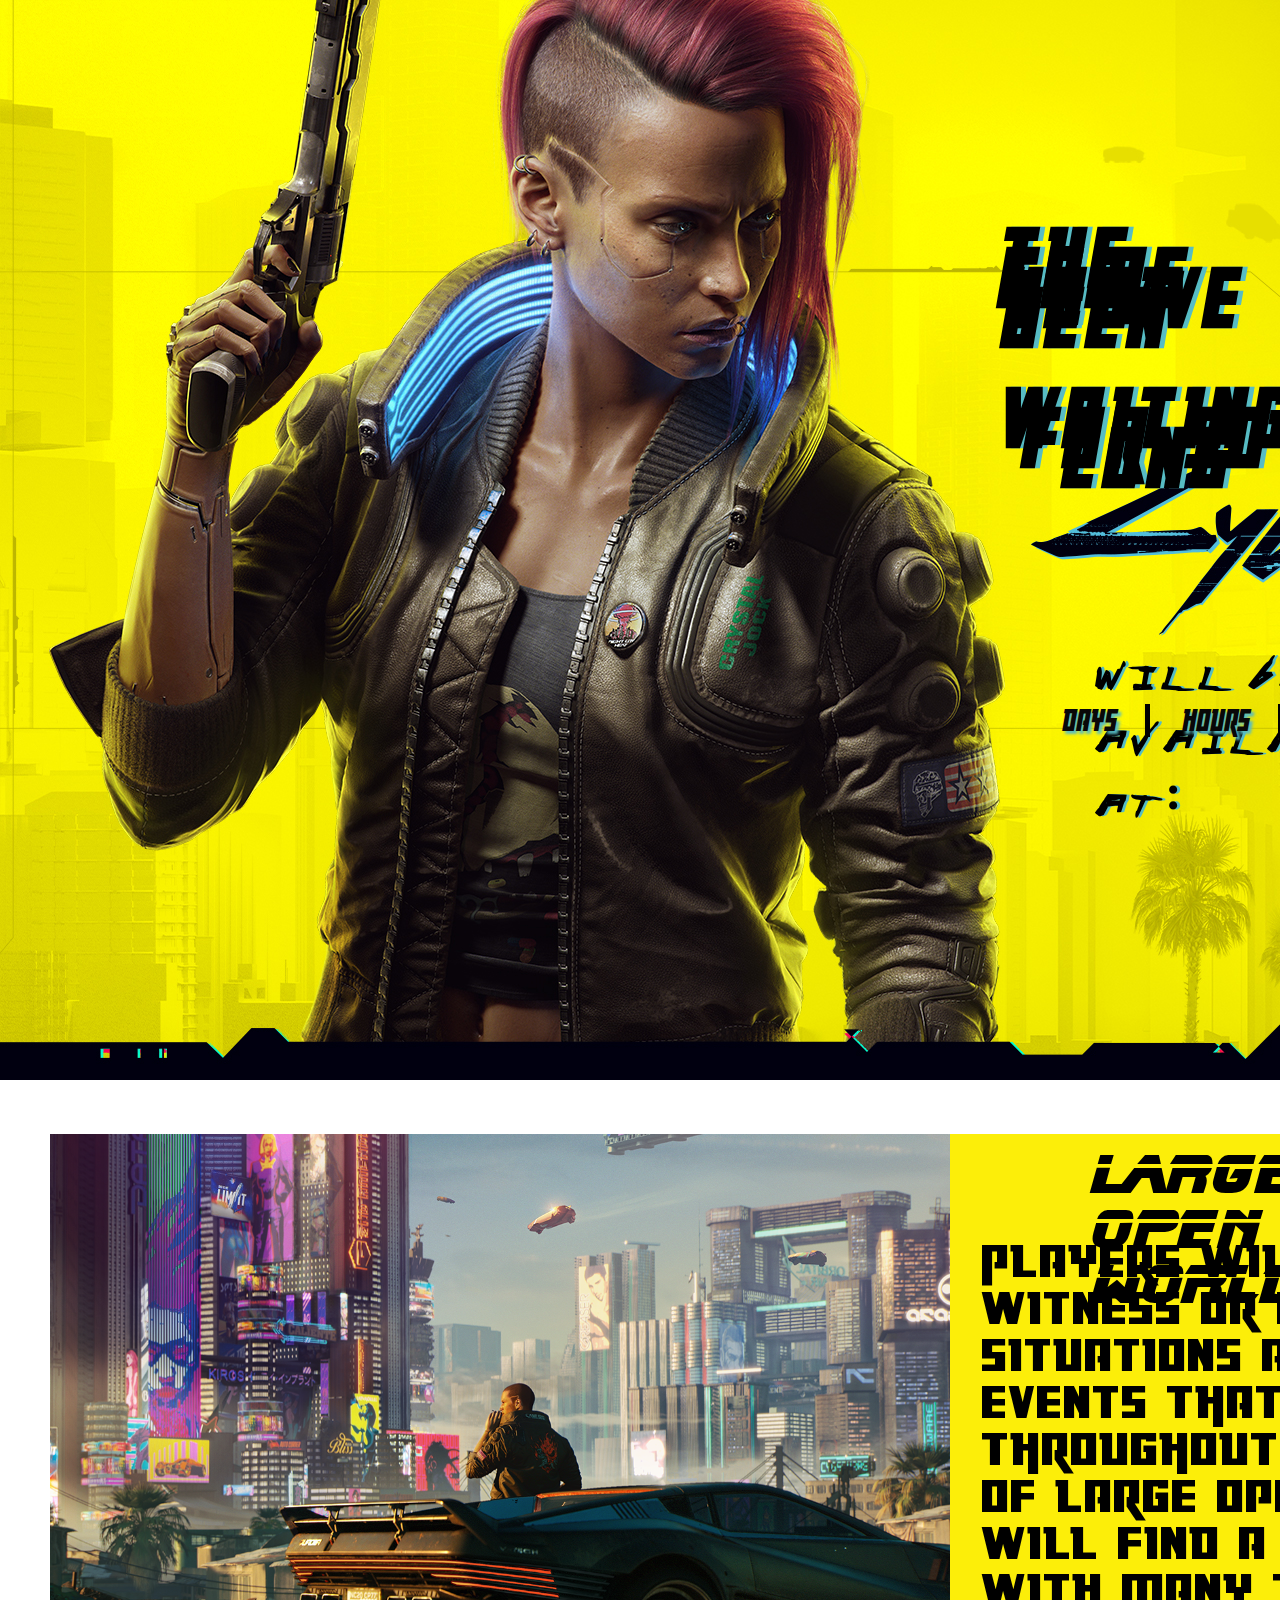
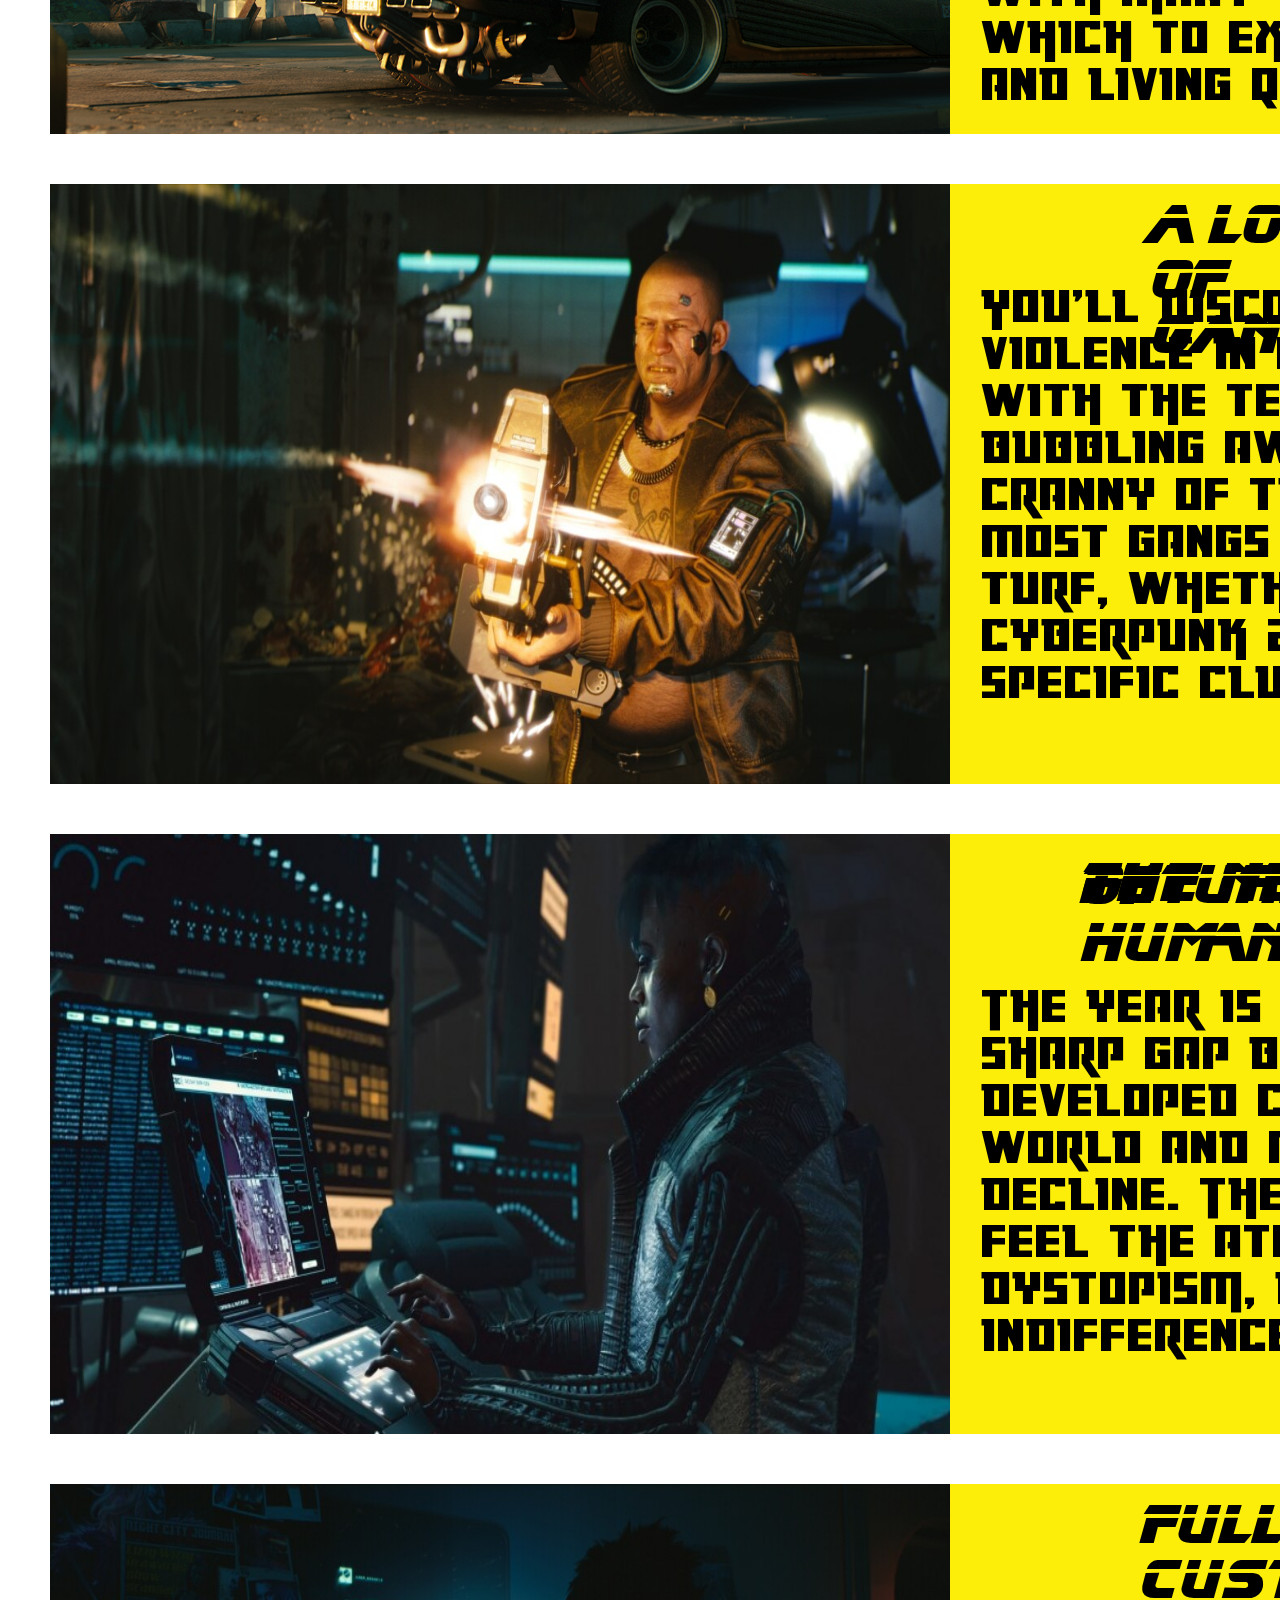
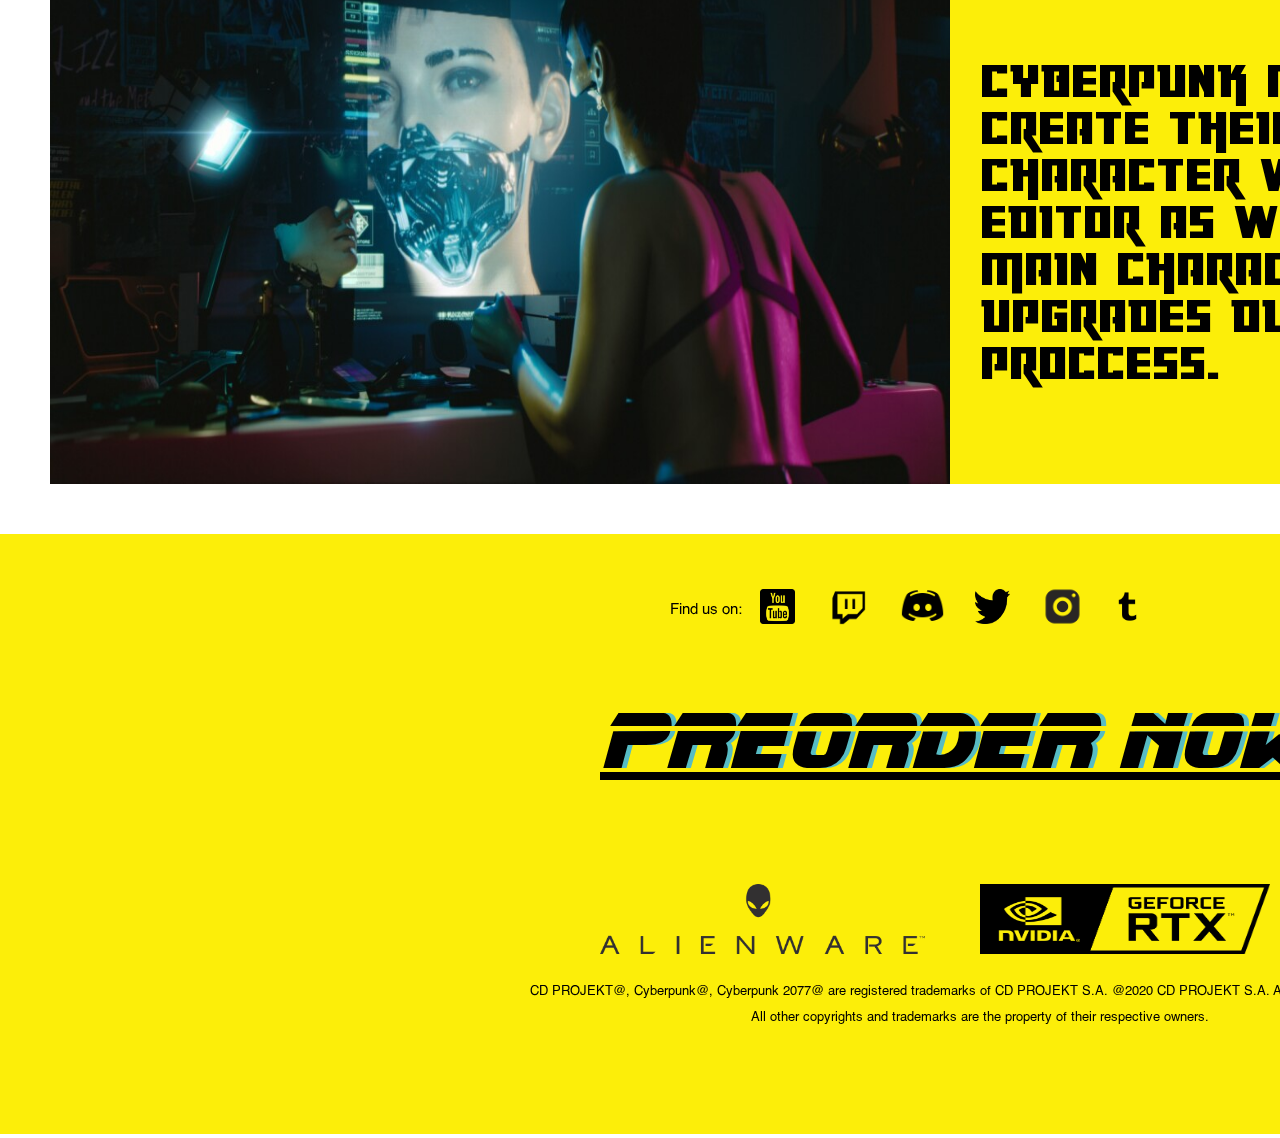
<file: index.html>
<!DOCTYPE html>
<html dir="ltr" lang="en">

<head>
    <meta charset="UTF-8">
    <meta name="keywords" content="киберпанк">
    <meta name="description" content="реклама киберпанка">
    <title>Сyperpunk</title>
    <link rel="stylesheet" href="styles.css">
    <script src="script.js"></script>
</head>

<body>
    
<div class="back">
    <img src="images/metall.jpg" width="1920" height="1080">
</div>

<div class="shapka">
    <img src="images/main%20picture.jpg">
</div>

<div class="before_logo">
    The game you've been
    <p align="center"> waiting for so long</p>
</div>

<div class="before_logo2">
    The game you've been
    <p align="center"> waiting for so long</p>
</div>

<div class="after_logo">
    will be available at:
</div>

<div class="after_logo2">
    will be available at:
</div>

<div class="countdown">
     <div class="time-section">
         <span class="count" id="days"></span>
         <span class="units">Days</span>
     </div>
     <div class="time-section">
         <span class="count" id="hours"></span>
         <span class="units">Hours</span>
     </div>
     <div class="time-section">
         <span class="count" id="minutes"></span>
         <span class="units">Minutes</span>
     </div>
     <div class="time-section">
         <span class="count" id="seconds"></span>
         <span class="units">Seconds</span>
     </div>
</div>

<div class="picture_1">
    <img src="images/Cyberpunk-20779.png" width="900" height="600">
</div>

<div class="picture_2">
    <img src="images/moreyellow.png" width="900" height="600">
</div>

<div class="large-open-world">
    large open world
</div>

<div class="text_1">
    Players will be able to be a witness or part of combat situations and other random events that take place throughout Night City.
    Instead of large open spaces, players will find a city full of details with many tall buildings in which to explore each floor and living quarters.
</div>

<div class="picture_3">
    <img src="images/gangs.jfif" width="900" height="600">
</div>

<div class="picture_4">
     <img src="images/moreyellow.png" width="900" height="600">
</div>

<div class="a-lot-of-gangs">
    a lot of gangs
</div>

<div class="text_2">
    You’ll discover a lot of violence in Night City’s streets, with the tense gang rivalries bubbling away in every nook and cranny of the urban sprawl.
    Most gangs stick to their own turf, whether that’s a Cyberpunk 2077 district, or specific clubs and bars.
</div>

<div class="picture_5">
    <img src="images/805a4b2d294da227_848x477.jpg" width="900" height="600">
</div>

<div class="picture_6">
     <img src="images/moreyellow.png" width="900" height="600">
</div>

<div class="the-near-future-of-humanity">
    THE NEAR FUTURE OF
    <p align="center">HUMANITY</p>
</div>

<div class="text_3">
    The year is 2077. there is a sharp gap between the developed capabilities of this world and a society in deep decline.
    The player will have to feel the atmosphere of dystopism, human cruelty, indifference and immorality.
</div>

<div class="picture_8">
    <img src="images/Без%20названия%20(5).jfif" width="900" height="600">
</div>

<div class="picture_9">
    <img src="images/moreyellow.png" width="900" height="600">
</div>

<div class="full-character-customization">
    full character customization
</div>

<div class="text_4">
    Cyberpunk players were able to create their own unique character with the modern editor
    as well as customize the main character with different upgrades during the game proccess.
</div>

<div class="footer">
    <img src="images/moreyellow.png" width="1920" height="600">
</div>

<div class="social">
    Find us on:
</div>

<div class="buy-now">
    PREORDER NOW
</div>

<div class="b2uy-now">
    <a href="https://www.cyberpunk.net/ru/ru//" style="color: black">PREORDER NOW</a>
</div>

<div class="youtube-logo">
    <a href="https://www.youtube.com/user/CyberPunkGame">
        <img src="images/youtube-logo.png" width="35" height="35"></a>
</div>

<div class="twitch-logo">
    <a href="https://www.twitch.tv/cdprojektred">
        <img src="images/twitch-logo.png" width="40" height="40"></a>
</div>

<div class="nvidia-logo">
    <img src="images/nvidia-logo.png" width="290" height="70">
</div>

<div class="discord-logo">
    <a href="https://discord.com/invite/cyberpunkgame">
        <img src="images/discord-app-logo.png" width="45" height="45"></a>
</div>

<div class="twitter-logo">
    <a href="https://twitter.com/cyberpunkgame">
        <img src="images/twitter-log.png" width="35" height="35"></a>
</div>

<div class="alienware-logo">
    <img src="images/alienware-logo.png" width="325" height="70">
</div>

<div class="instagram-logo">
    <a href="https://www.instagram.com/cyberpunkgame/">
        <img src="images/instagram-logo.png" width="45" height="45"></a>
</div>

<div class="tumblr-logo">
    <a href="https://cyberpunkgame.tumblr.com/">
        <img src="images/tumblr-logo.png" width="45" height="45"></a>
</div>

<div class="privacy">
    CD PROJEKT@, Cyberpunk@, Cyberpunk 2077@ are registered trademarks of CD PROJEKT S.A.
    @2020 CD PROJEKT S.A. All rights reserved.
    <p align="center">All other copyrights and trademarks are the property of their respective owners.</p>
</div>

</body>
</html>
</file>
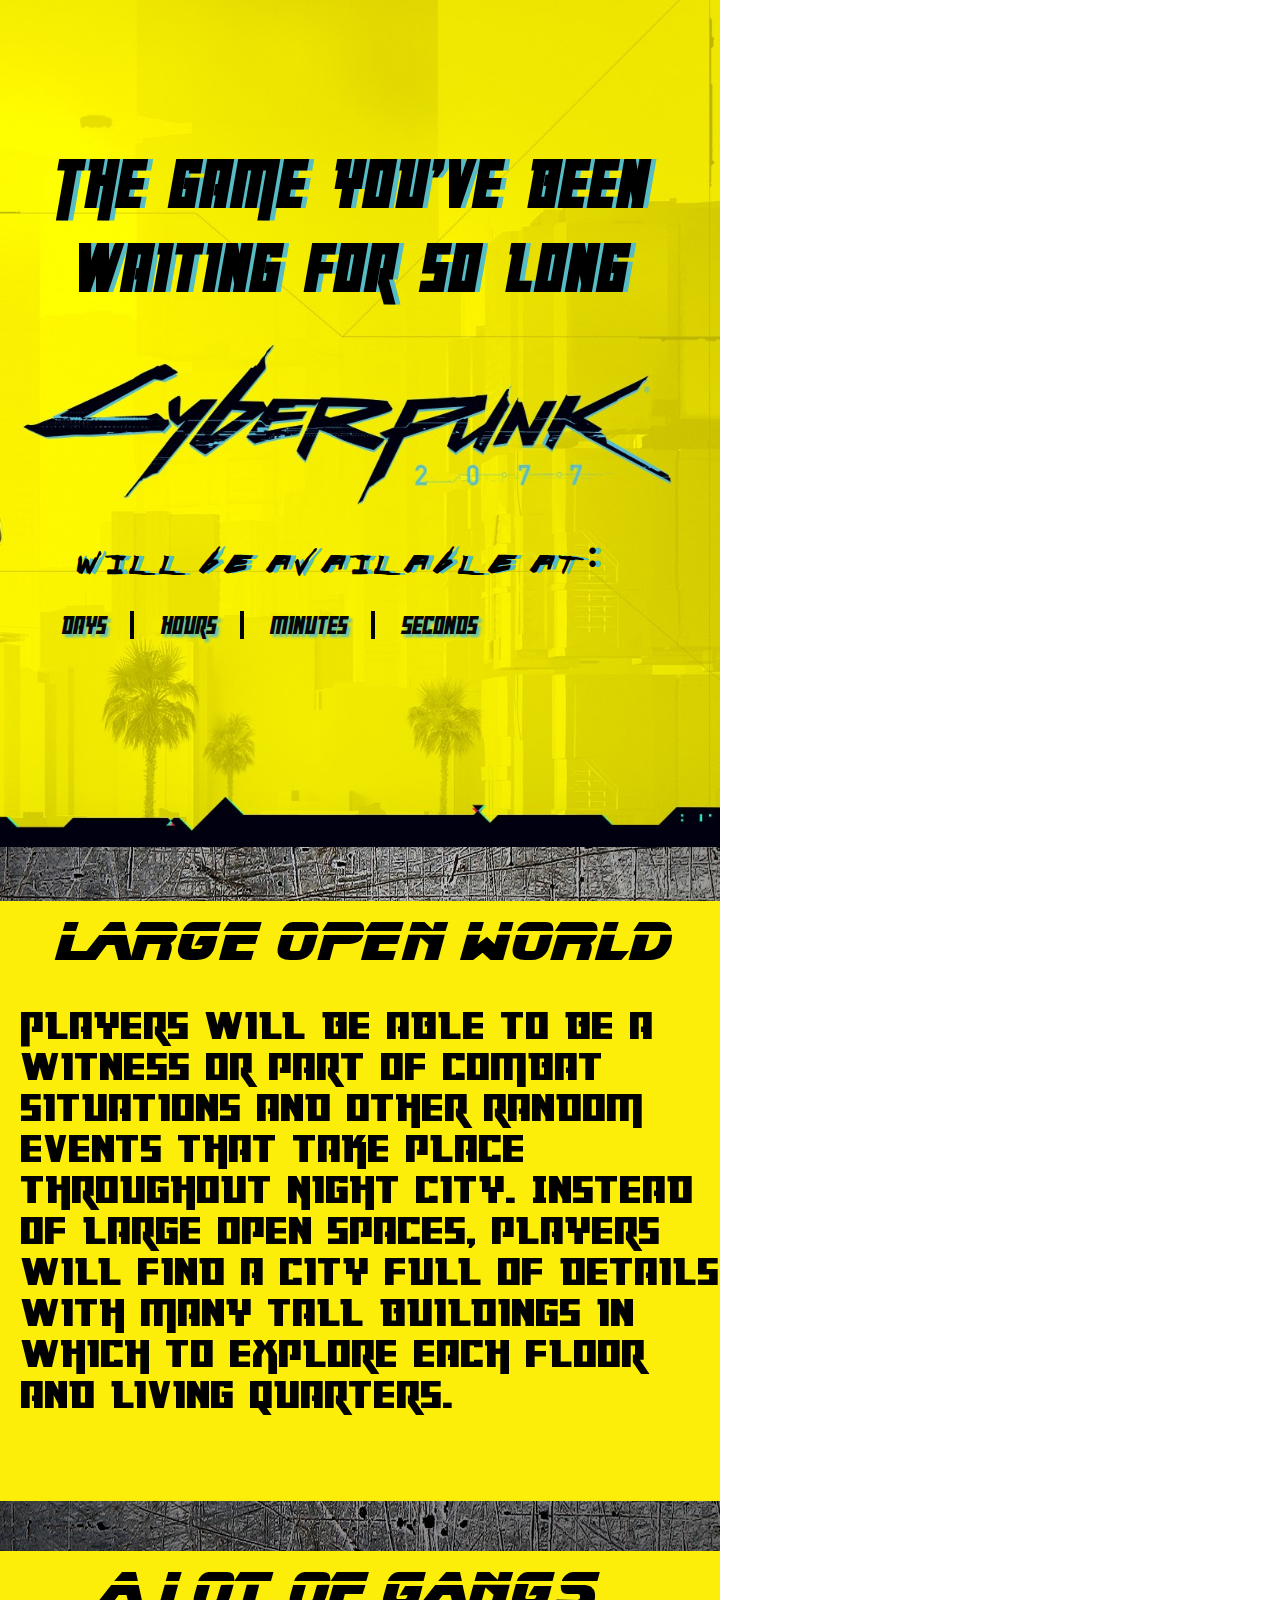
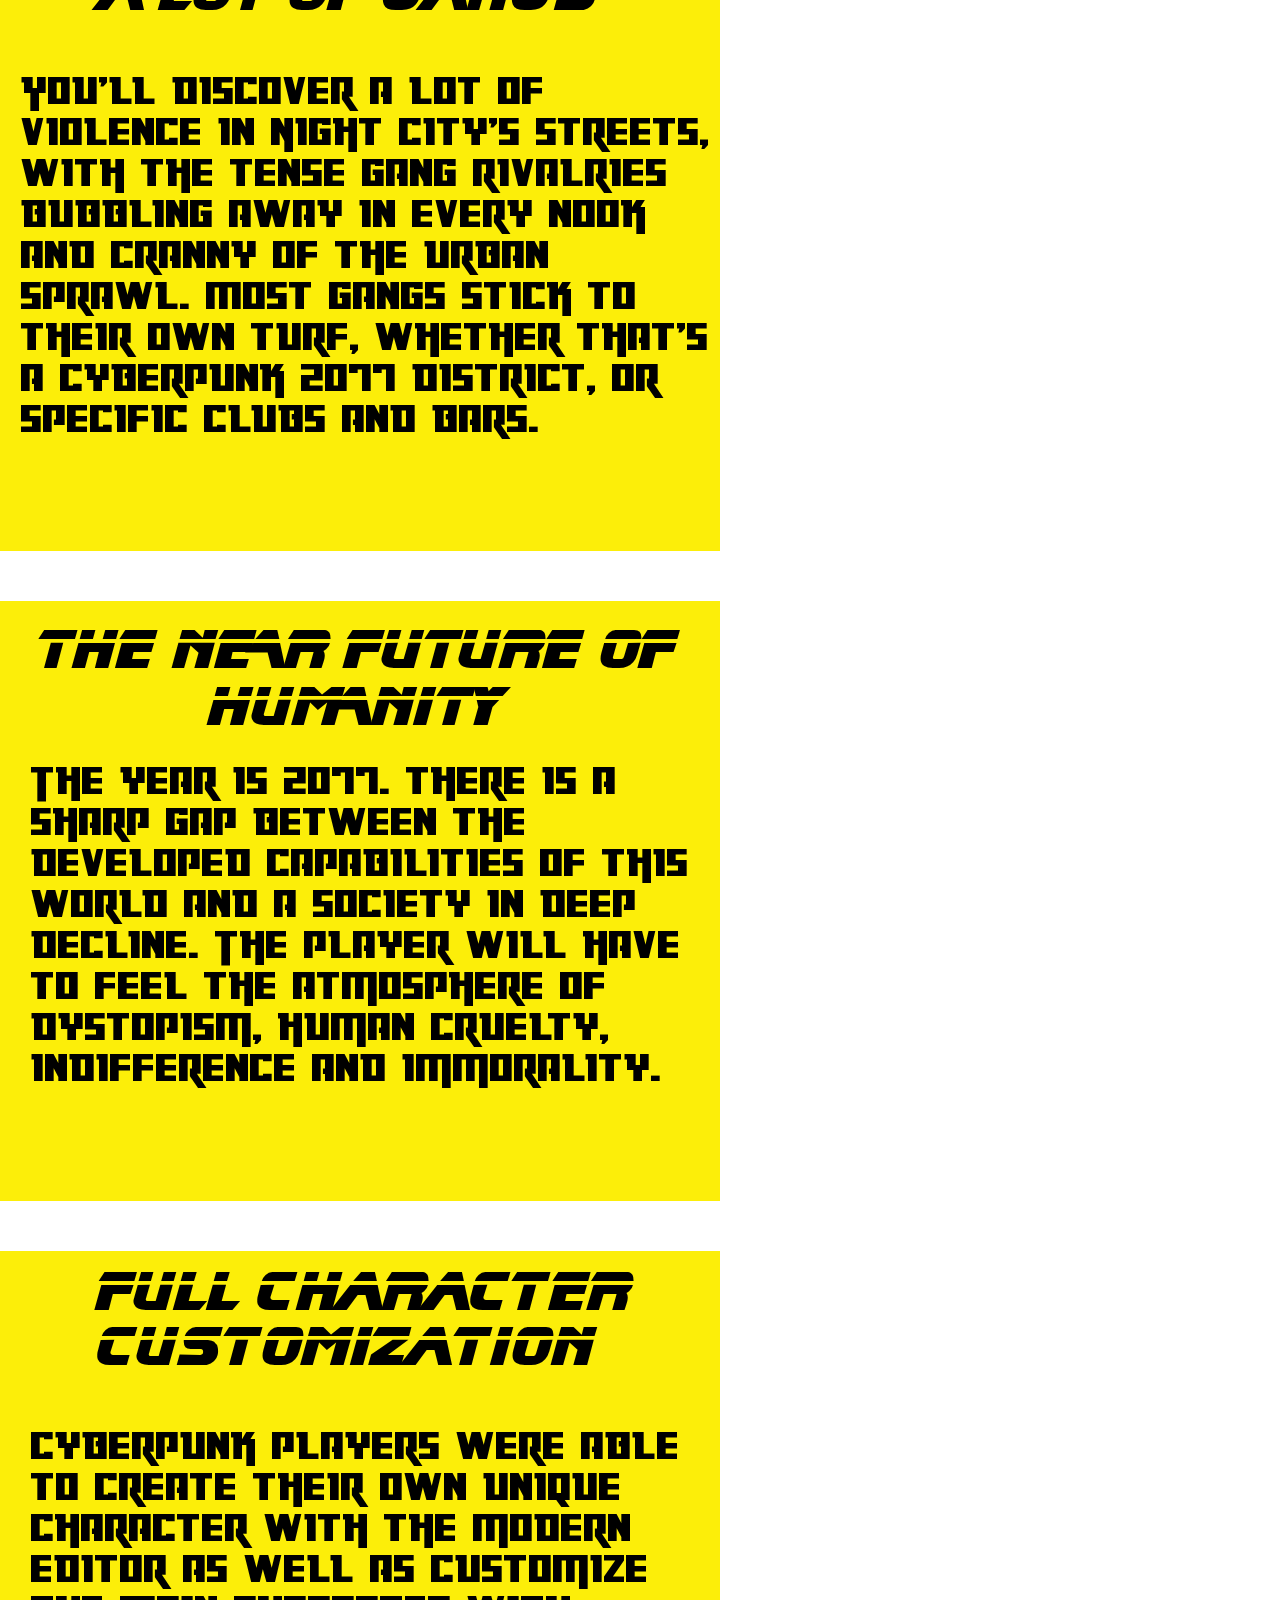
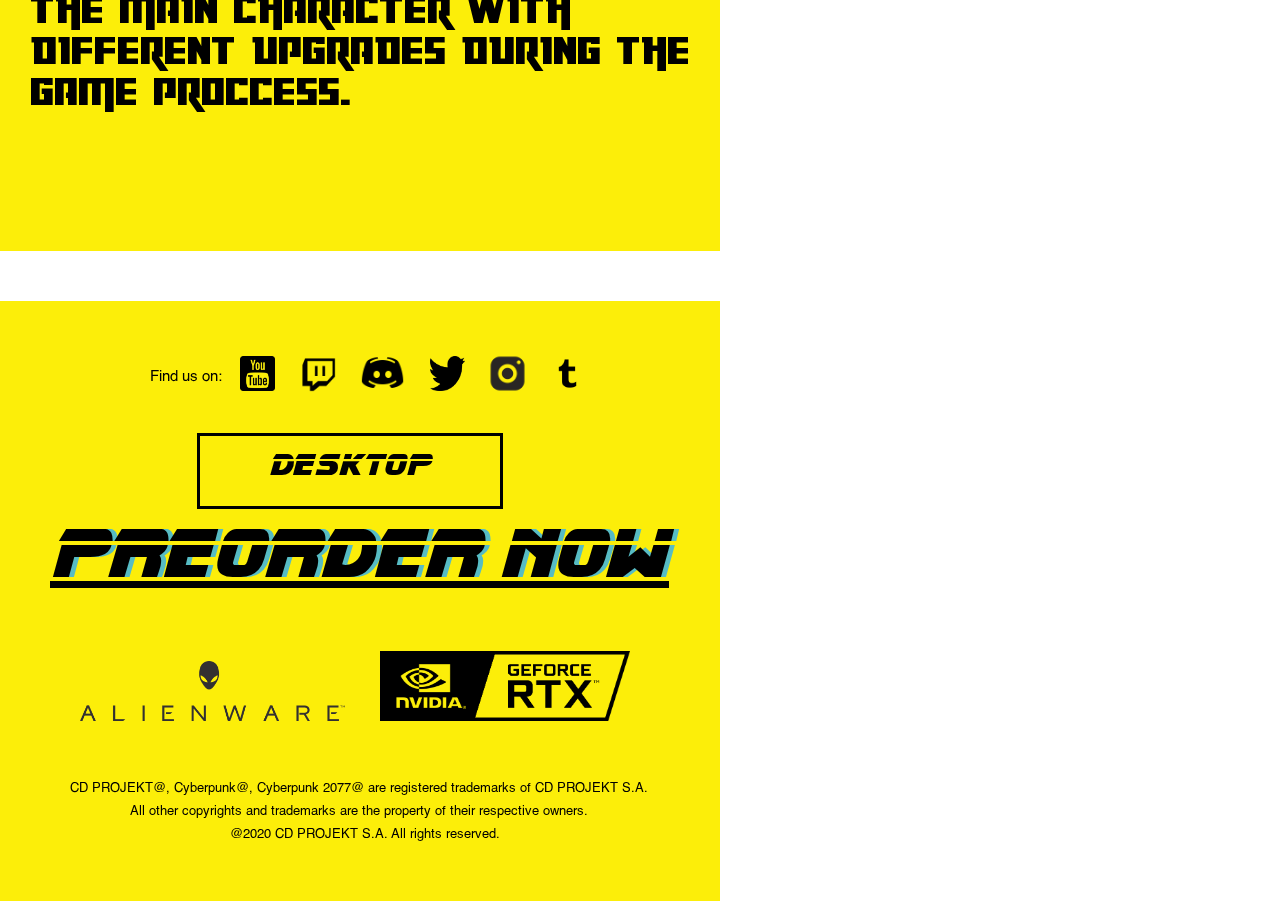
<file: indexmobile.html>
<!DOCTYPE html>
<html dir="ltr" lang="en">

<head>
    <meta charset="UTF-8">
    <meta name="keywords" content="киберпанк">
    <meta name="description" content="реклама киберпанка">
    <title>Сyperpunk mobile</title>
    <link rel="stylesheet" href="stylesmobile.css">
    <script src="script.js"></script>
</head>

<body>
    
<div class="back">
    <img src="images/visokiymetall.jpg" width="720" height="2000">
</div>

<div class="shapka">
    <img src="images/main_picture.jpg" width="720px">
</div>

<div class="before_logo">
    The game you've been
    <p align="center"> waiting for so long</p>
</div>

<div class="before_logo2">
    The game you've been
    <p align="center"> waiting for so long</p>
</div>

<div class="after_logo">
    will be available at:
</div>

<div class="after_logo2">
    will be available at:
</div>

<div class="countdown">
     <div class="time-section">
         <span class="count" id="days"></span>
         <span class="units">Days</span>
     </div>
     <div class="time-section">
         <span class="count" id="hours"></span>
         <span class="units">Hours</span>
     </div>
     <div class="time-section">
         <span class="count" id="minutes"></span>
         <span class="units">Minutes</span>
     </div>
     <div class="time-section">
         <span class="count" id="seconds"></span>
         <span class="units">Seconds</span>
     </div>
</div>


<div class="picture_2">
    <img src="images/moreyellow.png" width="720" height="600">
</div>

<div class="large-open-world">
    large open world
</div>

<div class="text_1">
    Players will be able to be a witness or part of combat situations and other random events that take place throughout Night City.
    Instead of large open spaces, players will find a city full of details with many tall buildings in which to explore each floor and living quarters.
</div>

<div class="picture_4">
     <img src="images/moreyellow.png" width="720" height="600">
</div>

<div class="a-lot-of-gangs">
    a lot of gangs
</div>

<div class="text_2">
    You’ll discover a lot of violence in Night City’s streets, with the tense gang rivalries bubbling away in every nook and cranny of the urban sprawl.
    Most gangs stick to their own turf, whether that’s a Cyberpunk 2077 district, or specific clubs and bars.
</div>


<div class="picture_6">
     <img src="images/moreyellow.png" width="720" height="600">
</div>

<div class="the-near-future-of-humanity">
    THE NEAR FUTURE OF
    <p align="center">HUMANITY</p>
</div>

<div class="text_3">
    The year is 2077. there is a sharp gap between the developed capabilities of this world and a society in deep decline.
    The player will have to feel the atmosphere of dystopism, human cruelty, indifference and immorality.
</div>


<div class="picture_9">
    <img src="images/moreyellow.png" width="720" height="600">
</div>

<div class="full-character-customization">
    full character customization
</div>

<div class="text_4">
    Cyberpunk players were able to create their own unique character with the modern editor
    as well as customize the main character with different upgrades during the game proccess.
</div>

<div class="footer">
    <img src="images/moreyellow.png" width="720" height="600">
</div>

<div class="social">
    Find us on:
</div>

<div class="buy-now">
    PREORDER NOW
</div>

<div class="b2uy-now">
    <a href="https://www.cyberpunk.net/ru/ru//" style="color: black">PREORDER NOW</a>
</div>

<div class="youtube-logo">
    <a href="https://www.youtube.com/user/CyberPunkGame">
        <img src="images/youtube-logo.png" width="35" height="35"></a>
</div>

<div class="twitch-logo">
    <a href="https://www.twitch.tv/cdprojektred">
        <img src="images/twitch-logo.png" width="40" height="40"></a>
</div>

<div class="nvidia-logo">
    <img src="images/nvidia-logo.png" width="250" height="70">
</div>

<div class="discord-logo">
    <a href="https://discord.com/invite/cyberpunkgame">
        <img src="images/discord-app-logo.png" width="45" height="45"></a>
</div>

<div class="twitter-logo">
    <a href="https://twitter.com/cyberpunkgame">
        <img src="images/twitter-log.png" width="35" height="35"></a>
</div>

<div class="alienware-logo">
    <img src="images/alienware-logo.png" width="265" height="60">
</div>

<div class="instagram-logo">
    <a href="https://www.instagram.com/cyberpunkgame/">
        <img src="images/instagram-logo.png" width="45" height="45"></a>
</div>

<div class="tumblr-logo">
    <a href="https://cyberpunkgame.tumblr.com/">
        <img src="images/tumblr-logo.png" width="45" height="45"></a>
</div>

<div class="privacy">
    CD PROJEKT@, Cyberpunk@, Cyberpunk 2077@ are registered trademarks of CD PROJEKT S.A.
    <div class="rights">  All other copyrights and trademarks are the property of their respective owners. </div>
    <div class="copyrights">@2020 CD PROJEKT S.A. All rights reserved.</div>
</div>

<div class="dws">
    <a href="index.html" class="button">desktop</a>
</div>

</body>
</html>
</file>
<file: styles.css>
@font-face{
    font-family: 'Cyberpunk';
    src: url(fonts/cybershrift.ttf);
         url(fonts/cybershrift.ttf) format("ttf");
    font-weight: normal;
    font-style: normal;
}

@font-face {
    font-family: 'DangerFlightCondital';
    src: url(fonts/dangerflightcondital.ttf);
         url(fonts/dangerflightcondital.ttf) format("ttf");
    font-weight: normal;
    font-style: normal;
}

@font-face {
    font-family: 'DangerFlightExpanded';
    src: url(fonts/dangerflightexppand.ttf);
    url(fonts/dangerflightexppand.ttf) format("ttf");
    font-weight: normal;
    font-style: normal;
}

@font-face {
    font-family: 'BulletFont';
    src: url(fonts/bulletfont.ttf);
         url(fonts/bulletfont.ttf) format("ttf");
    font-weight: normal;
    font-style: normal;
}

@font-face {
    font-family: 'Helvetica';
    src: url(fonts/helvetica.otf);
         url(fonts/helvetica.otf) format("ttf");
    font-weight: normal;
    font-style: normal;
}

body {
    margin: 0;
    overflow-x: hidden;
    padding: 0;
    height: 2000px;
}

.back {
    position: fixed;
}

.shapka {
    position: relative;
}

.before_logo {
    position: absolute;
    top: 250px;
    left: 1000px;
    font-family: "DangerFlightCondital";
    color: #57bcc4;
    font-size: 80px;
    letter-spacing: 8px;
    line-height: 20.0px;
    font-weight: 1000;
}

.before_logo2 {
    position: absolute;
    top: 250px;
    left: 995px;
    font-family: "DangerFlightCondital";
    color: #000000;
    font-size: 80px;
    letter-spacing: 8px;
    line-height: 20.0px;
    font-weight: 1000;
}

.after_logo {
    position: absolute;
    top: 635px;
    left: 1096px;
    font-family: "Cyberpunk";
    color: #57bcc4;
    font-size: 50px;
    font-weight:600;
}

.after_logo2 {
    position: absolute;
    top: 635px;
    left: 1093px;
    font-family: "Cyberpunk";
    color: #000000;
    font-size: 50px;
    font-weight:600;
}

.countdown {
    display: flex;
    position:absolute;
    color: #000000;
    font-size: 65px;
    z-index: 999;
}

.time-section {
    display: flex;
    flex-direction: column;
    justify-content: center;
    align-items: center;
    color: #090808;
    font-family: "DangerFlightCondital";
    padding: 0 30px;
    border-right: 5px solid #000000;
    position:relative;
    top: -380px;
    left: 1030px;
    font-size: 62px;
    text-shadow: 3px 3px 3px #57bcc4;
}

.time-section:last-child {
    border: none;
    color: #090808;
}

.count {
    font-size: 150px;
}

.units {
    font-size: 30px;
    position: static;
}

.picture_1 {
    position:absolute;
    margin:50px 0px 0px 50px;
}

.picture_2 {
    position:absolute;
    margin:50px 0px 0px 950px;
}

.large-open-world {
    position:absolute;
    margin:65px 0px 0px 1090px;
    font-size: 55px;
    font-family: 'BulletFont';
}

.text_1 {
    position:absolute;
    margin:155px 0px 0px 980px;
    font-size: 43px;
    width:850px;
    font-family: "DangerFlightExpanded";
}

.picture_3 {
    position:absolute;
    margin:700px 0px 0px 50px;
}

.picture_4 {
    position:absolute;
    margin:700px 0px 0px 950px;
}

.a-lot-of-gangs {
    position:absolute;
    margin:715px 0px 0px 1150px;
    font-size: 55px;
    font-family: 'BulletFont';
}

.text_2 {
    position:absolute;
    margin:800px 0px 0px 980px;
    font-size: 43px;
    width:850px;
    font-family: "DangerFlightExpanded";
}

.picture_5 {
    position:absolute;
    margin:1350px 0px 0px 50px;
}

.picture_6 {
    position:absolute;
    margin:1350px 0px 0px 950px;
}

.the-near-future-of-humanity {
    position:absolute;
    margin:1400px 0px 0px 1080px;
    font-size: 55px;
    line-height: 1.5px;
    font-family: 'BulletFont';
}

.text_3 {
    position:absolute;
    margin:1500px 0px 0px 980px;
    font-size: 43px;
    width:850px;
    font-family: "DangerFlightExpanded";
}

.picture_8 {
    position:absolute;
    margin:2000px 0px 0px 50px;
}
.picture_9 {
    position:absolute;
    margin:2000px 0px 0px 950px;
}

.full-character-customization {
    position:absolute;
    margin:2015px 0px 0px 1140px;
    font-size: 55px;
    width:800px;
    font-family: 'BulletFont';
    line-height: 1.0em;
}

.text_4 {
    position:absolute;
    margin:2175px 0px 0px 980px;
    font-size: 43px;
    width:850px;
    font-family: "DangerFlightExpanded";
}

.footer {
    position:absolute;
    margin:2650px 0px 0px 0px;
}

.social {
    position:absolute;
    margin:2715px 0px 0px 670px;
    font-size: 15px;
    font-family: "Helvetica";
}

.buy-now {
    position:absolute;
    margin:2820px 0px 0px 605px;
    font-size: 80px;
    width:900px;
    color: #57bcc4;
    font-family: 'BulletFont';
}

.b2uy-now {
    position:absolute;
    margin:2820px 0px 0px 600px;
    font-size: 80px;
    width:900px;
    color: #000000;
    font-family: 'BulletFont';
}

.youtube-logo {
    position: absolute;
    margin:2705px 0px 0px 760px;
}

.twitch-logo {
    position: absolute;
    margin:2705px 0px 0px 830px;
}

.nvidia-logo {
    position: absolute;
    margin: 3000px 0px 0px 980px;
}

.discord-logo {
    position: absolute;
    margin:2700px 0px 0px 900px;
}

.twitter-logo {
    position: absolute;
    margin:2705px 0px 0px 975px;
}

.alienware-logo {
    position: absolute;
    margin: 3000px 0px 0px 600px;
    filter: brightness(-90%);
}

.instagram-logo {
    position: absolute;
    margin:2700px 0px 0px 1040px;
    filter: brightness(-90%);
}

.tumblr-logo {
    position: absolute;
    margin:2700px 0px 0px 1105px;
}

.privacy {
    position:absolute;
    margin:3100px 0px 0px 530px;
    font-size: 13px;
    width:900px;
    line-height: 1.0em;
    font-family: "Helvetica";
    color: black;
}
</file>
<file: stylesmobile.css>
@font-face{
    font-family: 'Cyberpunk';
    src: url(fonts/cybershrift.ttf);
         url(fonts/cybershrift.ttf) format("ttf");
    font-weight: normal;
    font-style: normal;
}

@font-face {
    font-family: 'DangerFlightCondital';
    src: url(fonts/dangerflightcondital.ttf);
         url(fonts/dangerflightcondital.ttf) format("ttf");
    font-weight: normal;
    font-style: normal;
}

@font-face {
    font-family: 'DangerFlightExpanded';
    src: url(fonts/dangerflightexppand.ttf);
    url(fonts/dangerflightexppand.ttf) format("ttf");
    font-weight: normal;
    font-style: normal;
}

@font-face {
    font-family: 'BulletFont';
    src: url(fonts/bulletfont.ttf);
         url(fonts/bulletfont.ttf) format("ttf");
    font-weight: normal;
    font-style: normal;
}

@font-face {
    font-family: 'Helvetica';
    src: url(fonts/helvetica.otf);
         url(fonts/helvetica.otf) format("ttf");
    font-weight: normal;
    font-style: normal;
}

body {
    margin: 0;
    overflow-x: hidden;
    padding: 0;
    height: 2000px;
}

.back {
    position: fixed;
}

.shapka {
    position:relative;
}

.before_logo {
    position: absolute;
    top: 175px;
    left: 55px;
    font-family: "DangerFlightCondital";
    color: #57bcc4;
    font-size: 64px;
    letter-spacing: 2px;
    line-height: 20.0px;
    font-weight: 1000;
}

.before_logo2 {
    position: absolute;
    top: 175px;
    left: 50px;
    font-family: "DangerFlightCondital";
    color: #000000;
    font-size: 64px;
    letter-spacing: 2px;
    line-height: 20.0px;
    font-weight: 1000;
}

.after_logo {
    position: absolute;
    top: 530px;
    left: 80px;
    font-family: "Cyberpunk";
    color: #57bcc4;
    font-size: 40px;
    font-weight:600;
}

.after_logo2 {
    position: absolute;
    top: 530px;
    left: 75px;
    font-family: "Cyberpunk";
    color: #000000;
    font-size: 40px;
    font-weight:600;
}

.countdown {
    display: flex;
    position:absolute;
    color: #000000;
    z-index: 999;

}

.time-section {
    display: flex;
    flex-direction: column;
    justify-content: center;
    align-items: center;
    color: #090808;
    font-family: "DangerFlightCondital";
    padding: 0 25px;
    border-right: 4px solid #000000;
    position:relative;
    top: -240px;
    left: 35px;
    font-size: 25px;
    text-shadow: 3px 3px 3px #57bcc4;
}

.time-section:last-child {
    border: none;
    color: #090808;
}

.count {
    font-size: 120px;
}

.units {
    font-size: 25px;
    position: static;
}


.picture_2 {
    position:absolute;
    margin:50px 0px 0px 0px;
}

.large-open-world {
    position:absolute;
    margin:65px 0px 0px 55px;
    font-size: 55px;
    font-family: 'BulletFont';
}

.text_1 {
    position:absolute;
    margin:155px 0px 0px 20px;
    font-size: 37px;
    width:700px;
    font-family: "DangerFlightExpanded";
}

.picture_4 {
    position:absolute;
    margin:700px 0px 0px 0px;
}

.a-lot-of-gangs {
    position:absolute;
    margin:715px 0px 0px 100px;
    font-size: 55px;
    font-family: 'BulletFont';
}

.text_2 {
    position:absolute;
    margin:820px 0px 0px 20px;
    font-size: 37px;
    width:700px;
    font-family: "DangerFlightExpanded";
}

.picture_6 {
    position:absolute;
    margin:1350px 0px 0px 0px;
}

.the-near-future-of-humanity {
    position:absolute;
    margin:1400px 0px 0px 35px;
    font-size: 55px;
    line-height: 1.5px;
    font-family: 'BulletFont';
}

.text_3 {
    position:absolute;
    margin:1510px 0px 0px 30px;
    font-size: 37px;
    width:700px;
    font-family: "DangerFlightExpanded";
}

.picture_9 {
    position:absolute;
    margin:2000px 0px 0px 0px;
}

.full-character-customization {
    position:absolute;
    margin:2015px 0px 0px 95px;
    font-size: 55px;
    width:800px;
    font-family: 'BulletFont';
    line-height: 1.0em;
}

.text_4 {
    position:absolute;
    margin:2175px 0px 0px 30px;
    font-size: 37px;
    width:700px;
    font-family: "DangerFlightExpanded";
}

.footer {
    position:absolute;
    margin:2650px 0px 0px 0px;
}

.social {
    position:absolute;
    margin:2715px 0px 0px 150px;
    font-size: 15px;
    font-family: "Helvetica";
}

.buy-now {
    position:absolute;
    margin:2870px 0px 0px 55px;
    font-size: 70px;
    width:900px;
    color: #57bcc4;
    font-family: 'BulletFont';
}

.b2uy-now {
    position:absolute;
    margin:2870px 0px 0px 50px;
    font-size: 70px;
    width:900px;
    color: #000000;
    font-family: 'BulletFont';
}

.youtube-logo {
    position: absolute;
    margin:2705px 0px 0px 240px;
}

.twitch-logo {
    position: absolute;
    margin:2705px 0px 0px 300px;
}

.nvidia-logo {
    position: absolute;
    margin: 3000px 0px 0px 380px;
}

.discord-logo {
    position: absolute;
    margin:2700px 0px 0px 360px;
}

.twitter-logo {
    position: absolute;
    margin:2705px 0px 0px 430px;
}

.alienware-logo {
    position: absolute;
    margin: 3010px 0px 0px 80px;
    filter: brightness(-90%);
}

.instagram-logo {
    position: absolute;
    margin:2700px 0px 0px 485px;
    filter: brightness(-90%);
}

.tumblr-logo {
    position: absolute;
    margin:2700px 0px 0px 545px;
}

.privacy {
    position:absolute;
    margin:3130px 0px 0px 70px;
    font-size: 13px;
    width:700px;
    line-height: 1.0em;
    font-family: "Helvetica";
    color: black;
}

.dws {
    position: absolute;
    margin:2820px 0px 0px 350px;;
    transform: translate(-50%, -50%);
}

.button {
    border: 3px solid #000000;
    font-size: 30px;
    color: #000000;
    text-decoration: none;
    text-transform: uppercase;
    width: 300px;
    height: 70px;
    display: block;
    text-align: center;
    line-height: 60px;
    font-family: BulletFont;
    position: relative;
    transition: 0.5s;
    overflow: hidden;
}

.button::before,
.button::after {
    position: absolute;
    content: '';
    width: 100%;
    height: 100%;
    background: #000000;
    top: 0;
    left: -100%;
    opacity: 0.5;
    transition: 0.3s;
    z-index: -1;
}

.button::after {
    opacity: 1;
    transition-delay: 0.2s;
}

.button:hover {
    color: #ead728;
}

.button:hover::before,
.button:hover::after {
    left: 0;
}

.rights {
    margin-left:60px;
margin-top:10px;
}

.copyrights {
    margin:10px 0px 0px 160px;
}
</file>
